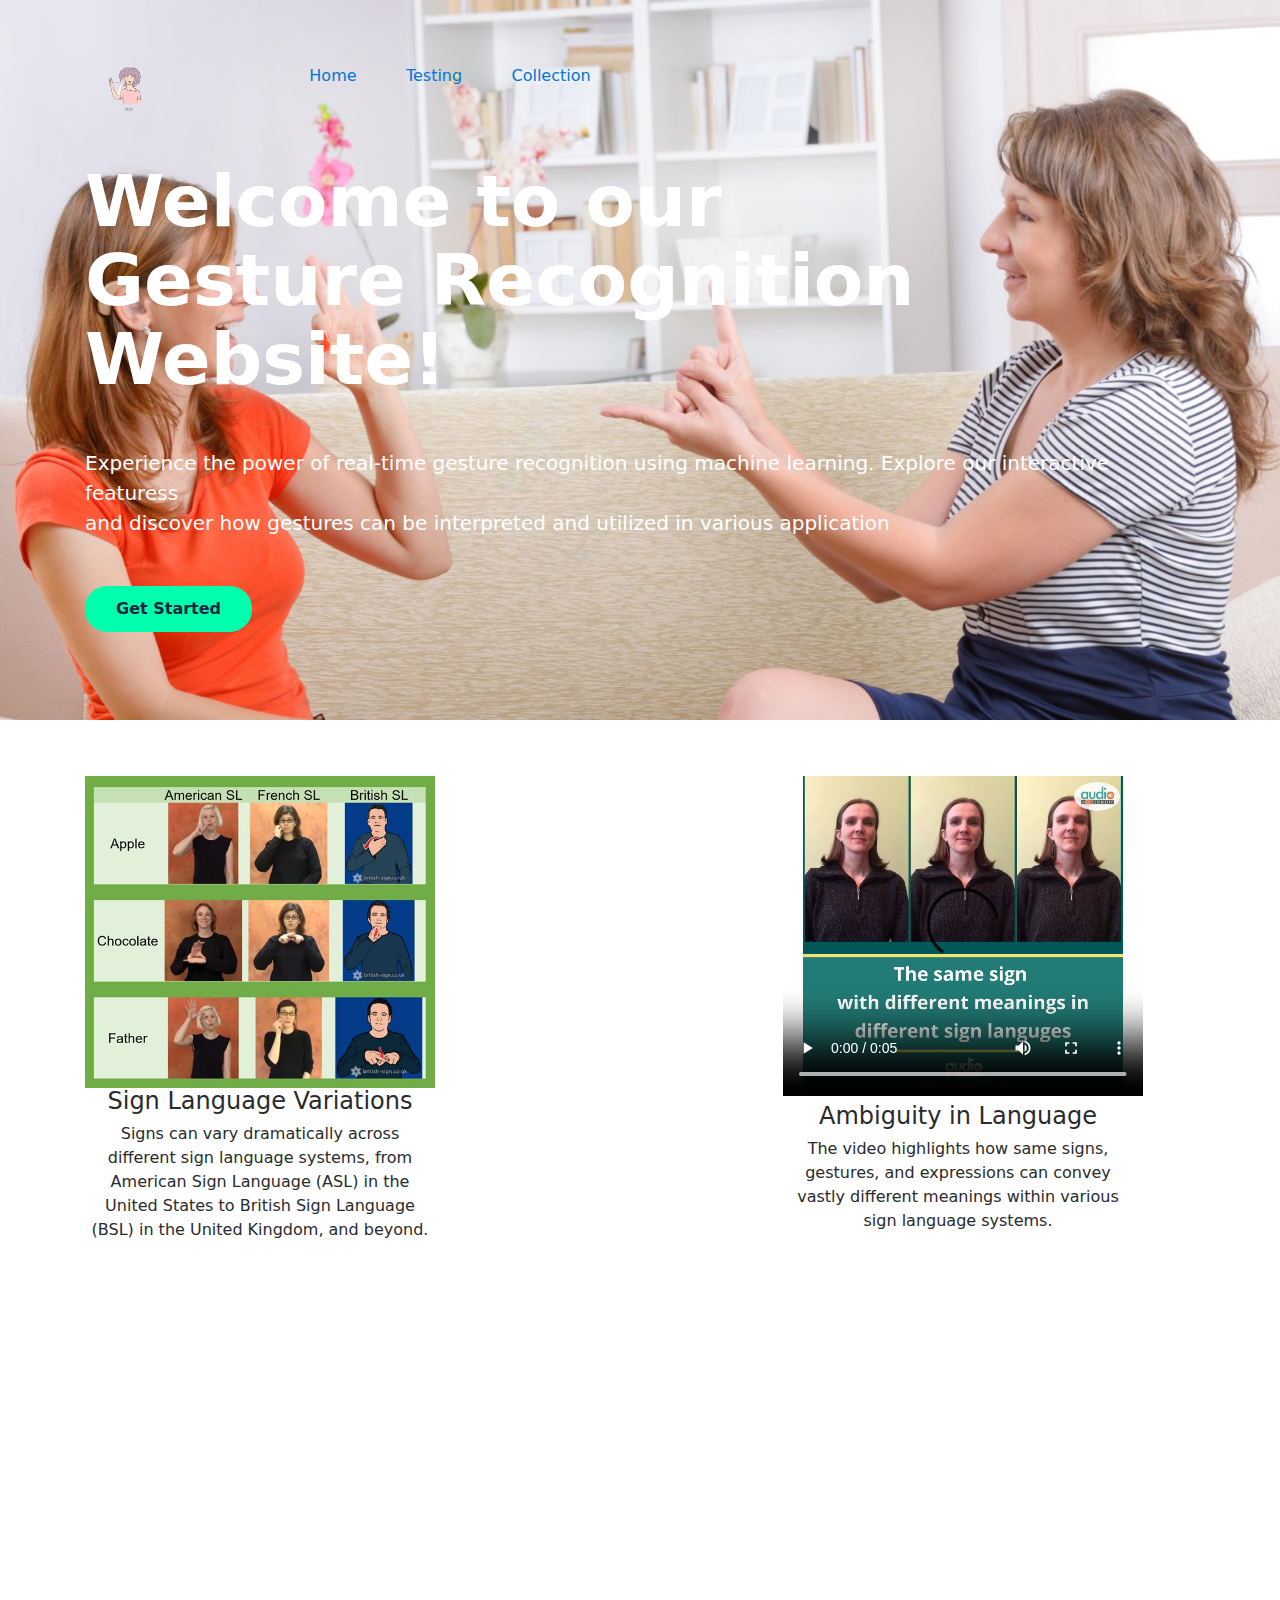
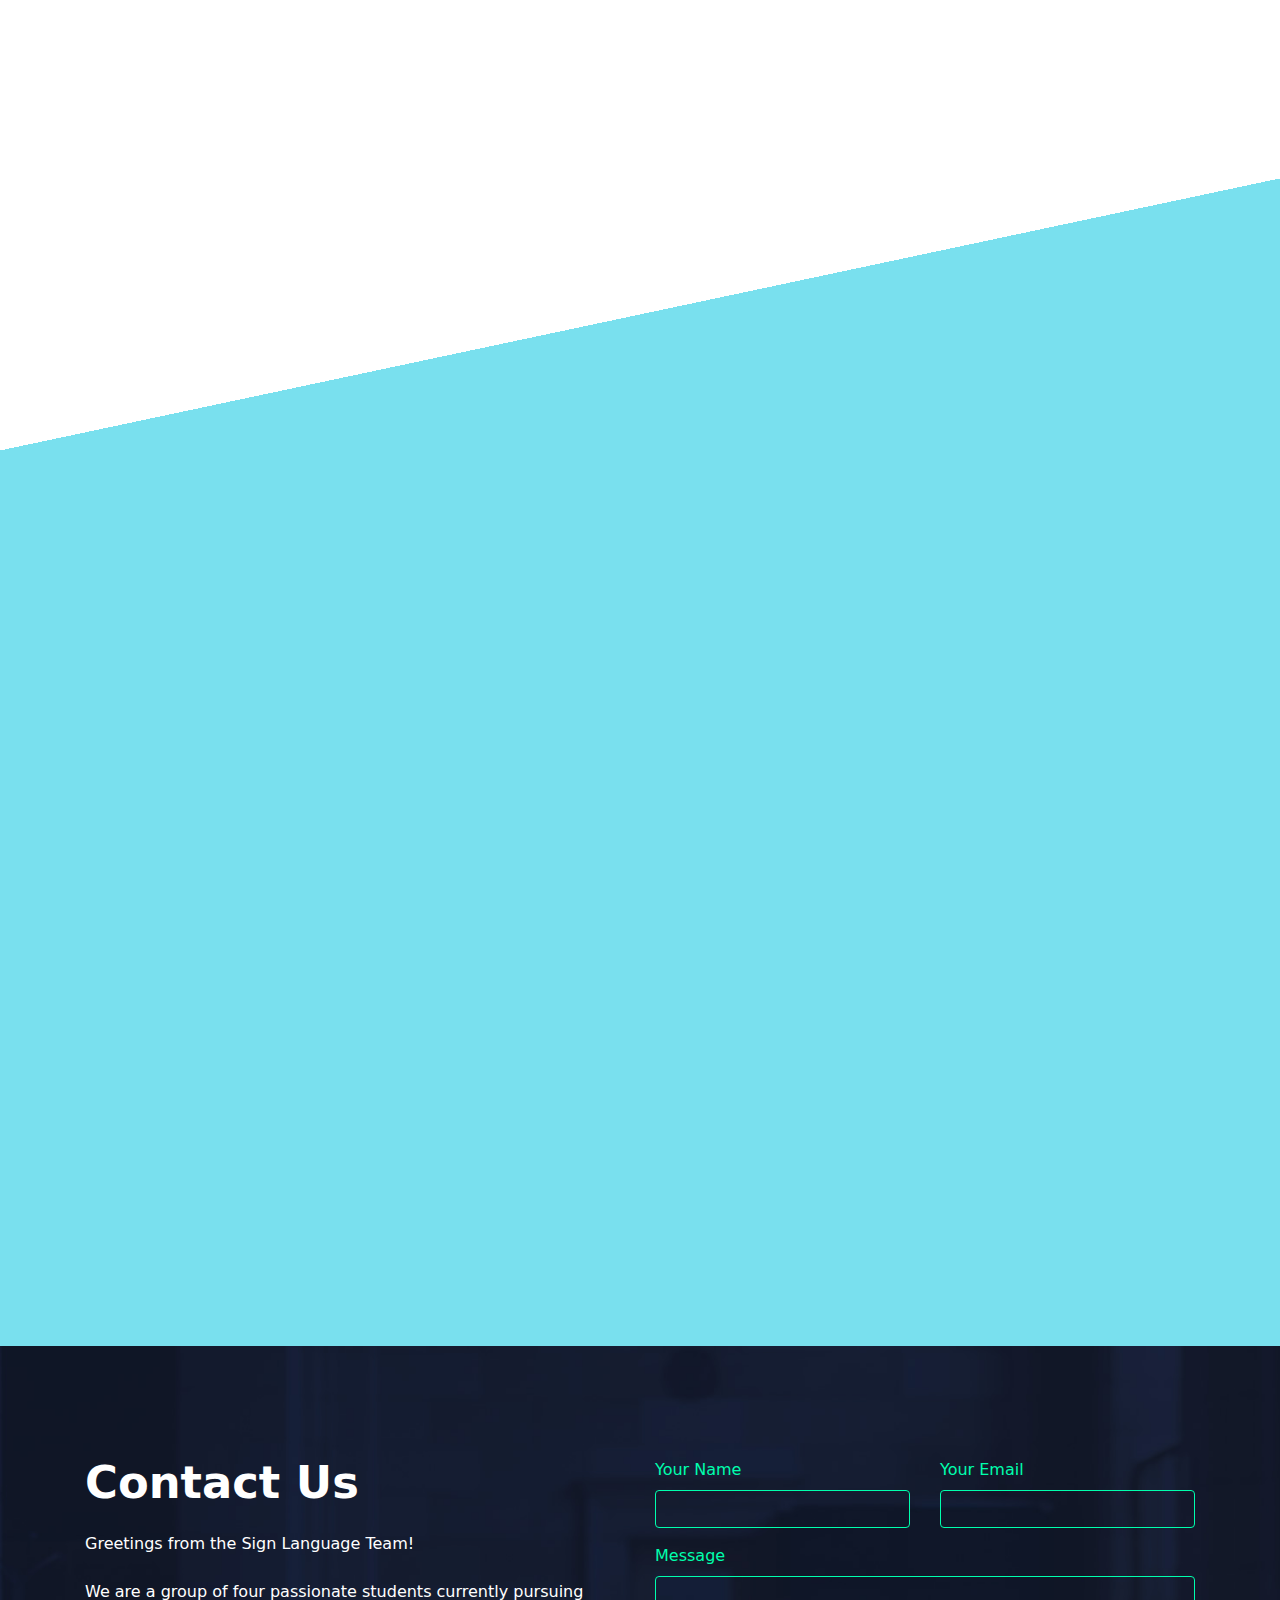
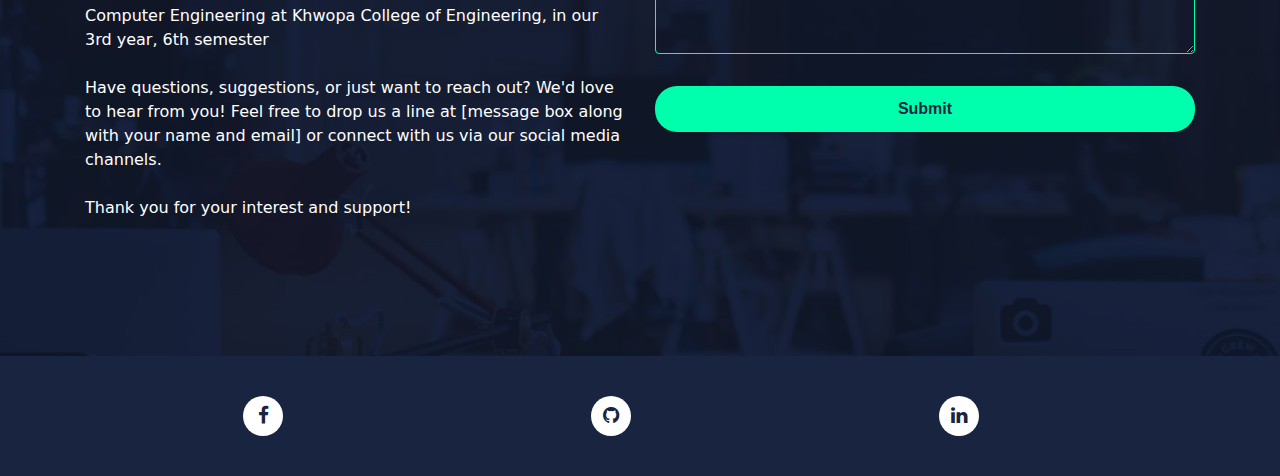
<file: index.html>
<!DOCTYPE html>
<html lang="zh-TW">
<head>
    <meta charset="UTF-8">
    <meta name="viewport" content="width=device-width, initial-scale=1, shrink-to-fit=no">
    <title>Hand Gesture Recognition</title>
    <meta name="description" content="Free bootstrap template Atlas">
    <link rel="icon" href="img/favicon.png" sizes="32x32" type="image/png">
    <!-- custom.css -->
    <link rel="stylesheet" href="css/custom.css">
    <!-- bootstrap.min.css -->
    <link rel="stylesheet" href="css/bootstrap.min.css">
	<!-- font-awesome -->
    <link rel="stylesheet" href="font-awesome-4.7.0/css/font-awesome.min.css">
    
    <!-- AOS -->
    <link rel="stylesheet" href="css/aos.css">
</head>

<body>
    <!-- banner -->
    <div class="jumbotron jumbotron-fluid" id="banner" style="background-image: url(img/sign-language-speakers.jpg);">
        <div class="container text-center text-md-left">
            <header>
                <div class="row justify-content-between">
                    <div class="col-2">
                        <img src="img/KCHH-sign-language-hello-removebg-preview.png" alt="logo">
                    </div>
                    <a href="index.html">Home</a>
                    <a href="testing.html">Testing</a>
                    <a href="collection.html">Collection</a>
                    <div class="col-6 align-self-center text-right">
                        
                    </div>
                </div>
            </header>
            <h1 data-aos="fade" data-aos-easing="linear" data-aos-duration="1000" data-aos-once="true" class="display-3 text-white font-weight-bold my-5">
            	Welcome to our<br>
            	Gesture Recognition Website! 
            </h1>
            <p data-aos="fade" data-aos-easing="linear" data-aos-duration="1000" data-aos-once="true" class="lead text-white my-4">
                Experience the power of real-time gesture recognition using machine learning. Explore our interactive featuress
                <br>  and discover how gestures can be interpreted and utilized in various application
            </p>
            <a href="#" data-aos="fade" data-aos-easing="linear" data-aos-duration="1000" data-aos-once="true" class="btn my-4 font-weight-bold atlas-cta cta-green">Get Started</a>
        </div>
    </div>
    <!-- three-blcok -->
    <div class="container my-5 py-2">
        <!-- <h2 class="text-center font-weight-bold my-5">Smartest protection for your site</h2> -->
        <div class="row">
            <div data-aos="fade-up" data-aos-delay="0" data-aos-duration="1000" data-aos-once="true" class="col-md-4 text-center">
                <img src="img/different.jpg" alt="Anti-spam" class="mx-auto">
                <h4>Sign Language Variations</h4>
                <p>Signs can vary dramatically across different sign language systems, from American Sign 
                    Language (ASL) in the United States to British Sign Language (BSL) in the United Kingdom, 
                    and beyond. </p>
            </div>
            <div data-aos="fade-up" data-aos-delay="200" data-aos-duration="1000" data-aos-once="true" class="col-md-4 text-center" style="right: -318px;">
                <video width="360" height="320" controls>
                    <source src="img/GChjTxm7dDjdj6sCALS6GN0VrOpCbmdjAAAF.mp4" type="video/mp4">
                  </video>
                <h4>Ambiguity in Language</h4>
                <p>The video highlights how same signs, gestures, and expressions can convey vastly different meanings 
                    within various sign language systems.</p>
            </div>
        </div>
    </div>
    <!-- feature (skew background) -->
    <div class="jumbotron jumbotron-fluid feature" id="feature-first">
        <div class="container my-5">
            <div class="row justify-content-between text-center text-md-left">
                <div data-aos="fade-right" data-aos-duration="1000" data-aos-once="true" class="col-md-6">
                    <h2 class="font-weight-bold">WHO: 1 in 4 people projected to have hearing problems by 2050</h2>
                    <p class="my-4">Nearly 2.5 billion people worldwide ─ or 1 in 4 people ─ will be living with some degree of hearing loss by 2050, warns the World Health Organization’s (WHO) first World Report on Hearing, released today. At least 700 million of these people will require access to ear and hearing care and other rehabilitation services unless action is taken.

                        "Our ability to hear is precious. Untreated hearing loss can have a devastating impact on people’s ability to communicate, to study and to earn a living. It can also impact on people’s mental health and their ability to sustain relationships," said Dr Tedros Adhanom Ghebreyesus, WHO Director-General. “This new report outlines the scale of the problem, but also offers solutions in the form of evidence-based interventions that we encourage all countries to integrate into their health systems as part of their journey towards universal health coverage.”
                        
                        The report, launched ahead of World Hearing Day on 3 March, underlines the need to rapidly step up efforts to prevent and address hearing loss by investing and expanding access to ear and hearing care services. Investment in ear and hearing care has been shown to be cost-effective: WHO calculates that governments can expect a return of nearly US$ 16 for every US$ 1 invested.</p>
                    <a href="https://www.who.int/news/item/02-03-2021-who-1-in-4-people-projected-to-have-hearing-problems-by-2050" class="btn my-4 font-weight-bold atlas-cta cta-blue" target="_blank">Learn More</a>
                </div>
                <div data-aos="fade-left" data-aos-duration="1000" data-aos-once="true" class="col-md-6 align-self-center">
                    <img src="img/hearing.jpg" alt="Take a look inside" class="mx-auto d-block">
                </div>
            </div>
        </div>
    </div>
    <!-- feature (green background) -->
    <div class="jumbotron jumbotron-fluid feature" id="feature-last">
        <div class="container">
            <div class="row justify-content-between text-center text-md-left">
                <div data-aos="fade-left" data-aos-duration="1000" data-aos-once="true" class="col-md-6 flex-md-last">
                    <h2 class="font-weight-bold">Engaging in American Sign Language Communication</h2>
                    <p class="my-4">
                        In this video, two individuals engage in a vibrant exchange using American Sign Language (ASL). 
                        ASL, a visual language, serves as the primary means of communication for Deaf and hard of hearing individuals within the Deaf community.
                        Whether discussing everyday topics, sharing stories, or expressing emotions, the video celebrates the power of ASL as a vibrant mode of communication that 
                        fosters connection, understanding, and inclusivity within the Deaf community and beyond.
                    </p>
                    <!-- <a href="#" class="btn my-4 font-weight-bold atlas-cta cta-blue">Learn More</a> -->
                </div>
                <div data-aos="fade-right" data-aos-duration="1000" data-aos-once="true" class="col-md-6 align-self-center flex-md-first">
                    <!-- <img src="img/feature-2.png" alt="Safe and reliable" class="mx-auto d-block"> -->
                    <video width="600" height="340" controls style="top: -8px; position: relative; left: -80px;">
                        <source src="img/Basic_ASL_Conversation.mp4" type="video/mp4">
                      </video>
                      
                </div>
            </div>
        </div>
    </div>
    <!-- contact -->
    <div class="jumbotron jumbotron-fluid" id="contact" style="background-image: url(img/contact-bk.jpg);">
        <div class="container my-5">
            <div class="row justify-content-between">
                <div class="col-md-6 text-white">
                    <h2 class="font-weight-bold">Contact Us</h2>
                    <p class="my-4">
                        Greetings from the Sign Language Team! <br><br>

We are a group of four passionate students currently pursuing Computer Engineering at Khwopa College of Engineering, in our 3rd year, 6th semester <br><br>

Have questions, suggestions, or just want to reach out? We'd love to hear from you! Feel free to drop us a line at [message box along with your name and email] or connect with us via our social media channels. <br><br>

Thank you for your interest and support!
                    </p>
                </div>
                <div class="col-md-6">
                    <form>
                    	<div class="row">
	                        <div class="form-group col-md-6">
	                            <label for="name">Your Name</label>
	                            <input type="name" class="form-control" id="name">
	                        </div>
	                        <div class="form-group col-md-6">
	                            <label for="Email">Your Email</label>
	                            <input type="email" class="form-control" id="Email">
	                        </div>
	                    </div>
	                    <div class="form-group">
	                        <label for="message">Message</label>
	                        <textarea class="form-control" id="message" rows="3"></textarea>
	                    </div>
                        <button type="submit" class="btn font-weight-bold atlas-cta atlas-cta-wide cta-green my-3">Submit</button>
                    </form>
                </div>
            </div>
        </div>
    </div>

	<!-- copyright -->
    <div class="jumbotron jumbotron-fluid" id="copyright">
        <div class="container">
            <div class="row justify-content-between">
                <div class="col-md-6 align-self-center text-center text-md-right my-2" id="social-media">
                    <div class="dropdown">
                        <a href="#" class="d-inline-block text-center ml-2">
                            <i class="fa fa-facebook" aria-hidden="true"></i>
                        </a>
                        <div class="dropdown-content">
                            <a href="https://www.facebook.com/nimesh.stha.75" class="link" target="_blank">Nimesh</a>
                            <a href="https://www.facebook.com/aadih.prazapati" class="link" target="_blank">Adish</a>
                            <a href="https://www.facebook.com/kusan.shrestha.9" class="link" target="_blank">Kusan</a>
                            <a href="https://www.facebook.com/simal.shakha.5" class="link" target="_blank">Simal</a>
                        </div>
                    </div>
                    <div class="dropdown">
                        <a href="#" class="d-inline-block text-center ml-2">
                            <i class="fa fa-github" aria-hidden="true"></i>
                        </a>
                        <div class="dropdown-content">
                            <a href="https://github.com/nimesh69" class="link" target="_blank">Nimesh</a>
                            <a href="https://github.com/aadish-praz" class="link" target="_blank">Adish</a>
                            <a href="https://github.com/KhamuKusan7" class="link" target="_blank">Kusan</a>
                            <a href="https://github.com/simalshakha" class="link" target="_blank">Simal</a>
                        </div>
                    </div>
                    <div class="dropdown">
                        <a href="#" class="d-inline-block text-center ml-2">
                            <i class="fa fa-linkedin" aria-hidden="true"></i>
                        </a>
                        <div class="dropdown-content">
                            <a href="https://www.linkedin.com/in/nimesh-shrestha-b22057206/" class="link" target="_blank">Nimesh</a>
                            <a href="linkedin_link2" class="link" target="_blank">Adish</a>
                            <a href="linkedin_link3" class="link" target="_blank">Kusan</a>
                            <a href="linkedin_link4" class="link" target="_blank">Simal</a>
                        </div>
                    </div>
                </div>
            </div>
        </div>
    </div>

    
    <!-- AOS -->
    <script src="js/aos.js"></script>
    <script>
      AOS.init({
      });
    </script>
</body>

</html>
</file>
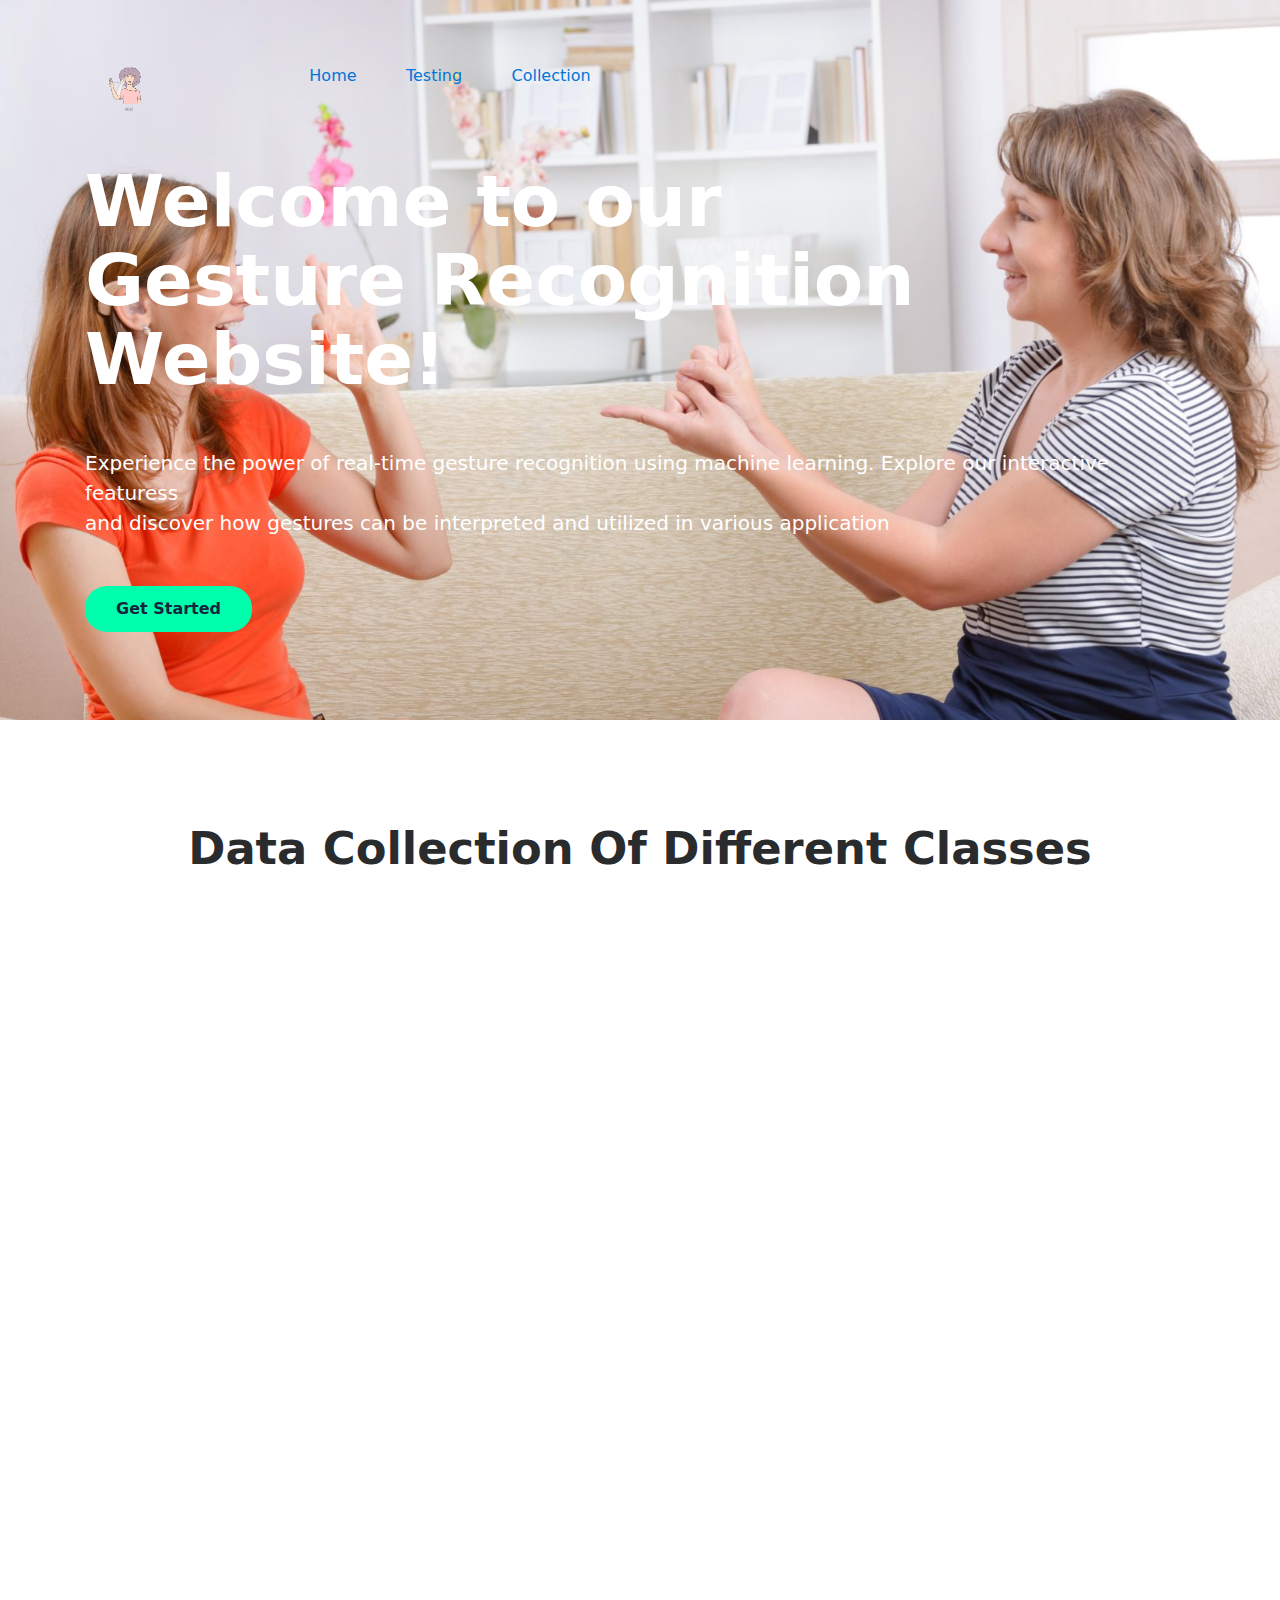
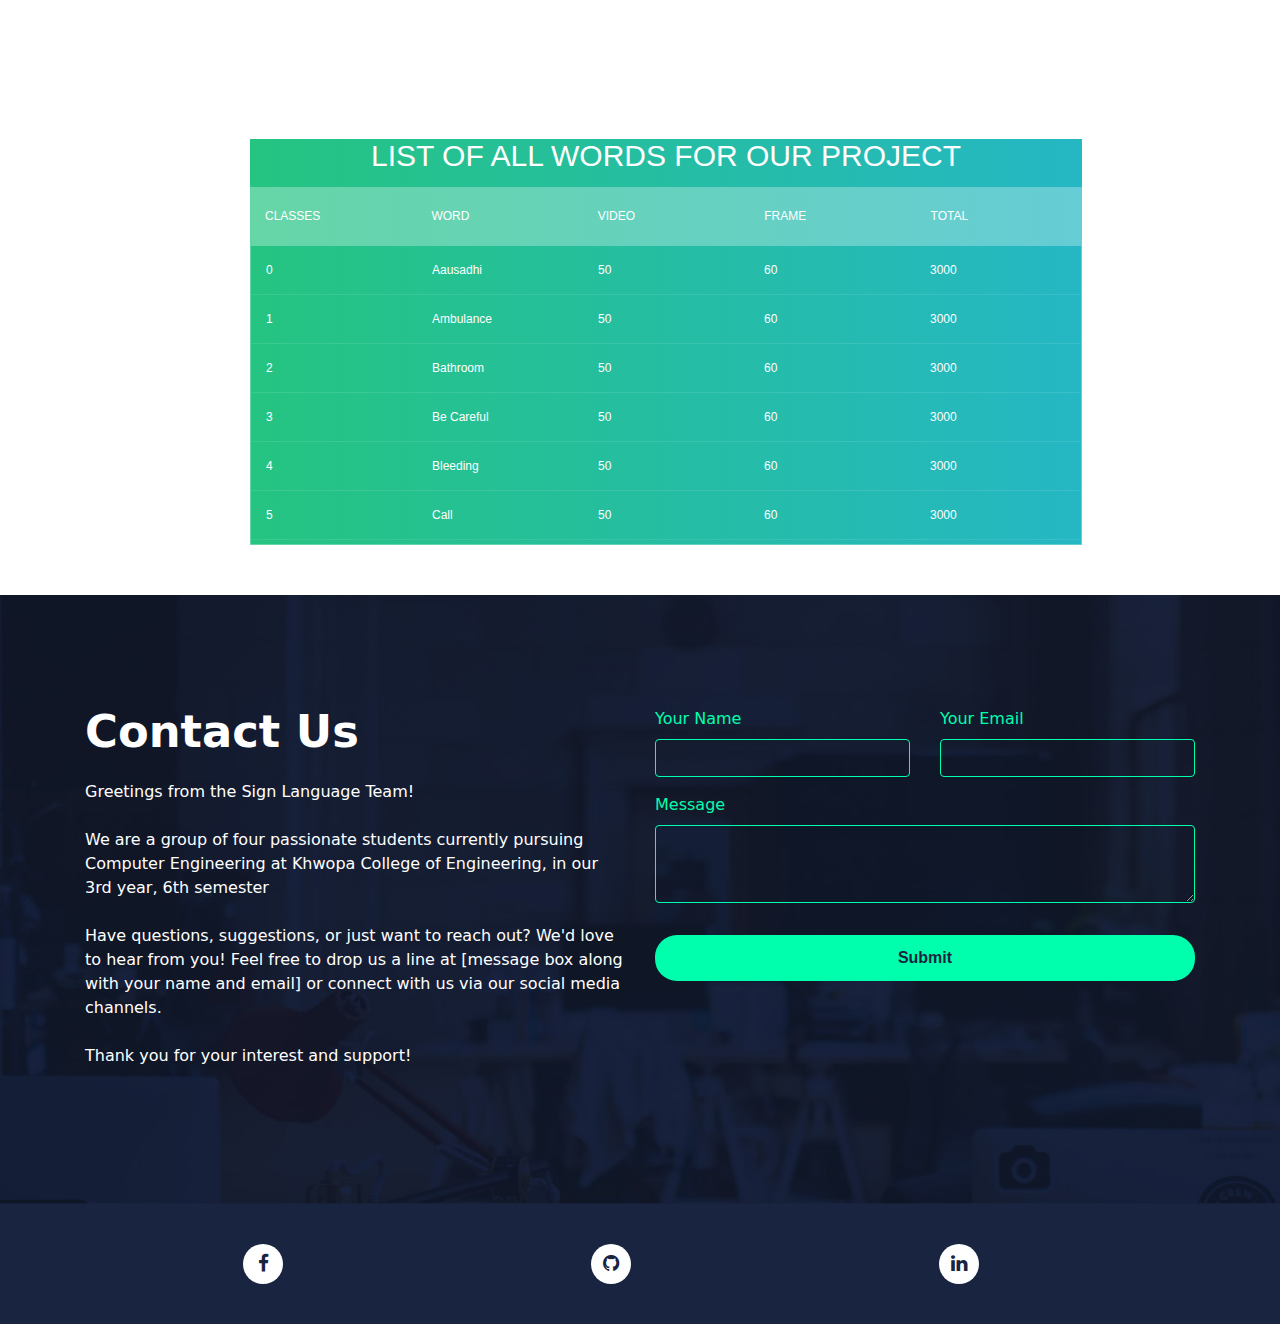
<file: collection.html>
<!DOCTYPE html>
<html lang="zh-TW">
<head>
    <meta charset="UTF-8">
    <meta name="viewport" content="width=device-width, initial-scale=1, shrink-to-fit=no">
    <title>Hand Gesture Recognition</title>
    <meta name="description" content="Free bootstrap template Atlas">
    <link rel="icon" href="img/favicon.png" sizes="32x32" type="image/png">
    <!-- custom.css -->
    <link rel="stylesheet" href="css/custom.css">
    <!-- bootstrap.min.css -->
    <link rel="stylesheet" href="css/bootstrap.min.css">
	<!-- font-awesome -->
    <link rel="stylesheet" href="font-awesome-4.7.0/css/font-awesome.min.css">
    
    <!-- AOS -->
    <link rel="stylesheet" href="css/aos.css">
    <link rel="stylesheet" href="css/coll.css">
</head>

<body>
    <!-- banner -->
    <div class="jumbotron jumbotron-fluid" id="banner" style="background-image: url(img/sign-language-speakers.jpg);">
        <div class="container text-center text-md-left">
            <header>
                <div class="row justify-content-between">
                    <div class="col-2">
                        <img src="img/KCHH-sign-language-hello-removebg-preview.png" alt="logo">
                    </div>
                    <a href="index.html">Home</a>
                    <a href="testing.html">Testing</a>
                    <a href="collection.html">Collection</a>
                    
                    <div class="col-6 align-self-center text-right">
                        
                    </div>
                </div>
            </header>
            <h1 data-aos="fade" data-aos-easing="linear" data-aos-duration="1000" data-aos-once="true" class="display-3 text-white font-weight-bold my-5">
            	Welcome to our<br>
            	Gesture Recognition Website! 
            </h1>
            <p data-aos="fade" data-aos-easing="linear" data-aos-duration="1000" data-aos-once="true" class="lead text-white my-4">
                Experience the power of real-time gesture recognition using machine learning. Explore our interactive featuress
                <br>  and discover how gestures can be interpreted and utilized in various application
            </p>
            <a href="#" data-aos="fade" data-aos-easing="linear" data-aos-duration="1000" data-aos-once="true" class="btn my-4 font-weight-bold atlas-cta cta-green">Get Started</a>
        </div>
    </div>
    <!-- three-blcok -->
    <div class="container my-5 py-2">
        <h2 class="text-center font-weight-bold my-5">Data Collection Of Different Classes</h2>
        <div class="row">
            <div data-aos="fade-up" data-aos-delay="0" data-aos-duration="1000" data-aos-once="true" class="col-md-4 text-center">
                <img src="img/nimesh.png" alt="Anti-spam" class="mx-auto">
                <h4>Be Careful</h4>
                <p>Data Collection of Be Careful</p>
            </div>
            <div data-aos="fade-up" data-aos-delay="200" data-aos-duration="1000" data-aos-once="true" class="col-md-4 text-center">
                <img src="img/adish.png" alt="Phishing Detect" class="mx-auto">
                <h4>Please</h4>
                <p>Data Collection of Please</p>
            </div>
            <div data-aos="fade-up" data-aos-delay="400" data-aos-duration="1000" data-aos-once="true" class="col-md-4 text-center">
                <img src="img/simal.png" alt="Smart Scan" class="mx-auto">
                <h4>Aausadhi</h4>
                <p>Data Collection of Aausadhi</p>
            </div>
            <div data-aos="fade-up" data-aos-delay="400" data-aos-duration="1000" data-aos-once="true" class="col-md-4 text-center">
                <img src="img/kusan.png" alt="Smart Scan" class="mx-auto">
                <h4>Call</h4>
                <p>Data Collection of Call</p>
            </div>
            <div data-aos="fade-up" data-aos-delay="400" data-aos-duration="1000" data-aos-once="true" class="col-md-4 text-center">
                <img src="img/relax.png" alt="Smart Scan" class="mx-auto">
                <h4>Relax</h4>
                <p>Data Collection of Relax</p>
            </div>
            <div data-aos="fade-up" data-aos-delay="400" data-aos-duration="1000" data-aos-once="true" class="col-md-4 text-center">
                <img src="img/yes.png" alt="Smart Scan" class="mx-auto">
                <h4>Yes</h4>
                <p>Data Collection of Yes</p>
            </div>
            <div data-aos="fade-up" data-aos-delay="400" data-aos-duration="1000" data-aos-once="true" class="col-md-4 text-center">
                <img src="img/happy.png" alt="Smart Scan" class="mx-auto">
                <h4>Happy</h4>
                <p>Data Collection of Happy</p>
            </div>
            <div data-aos="fade-up" data-aos-delay="400" data-aos-duration="1000" data-aos-once="true" class="col-md-4 text-center">
                <img src="img/firstaid.png" alt="Smart Scan" class="mx-auto">
                <h4>First Aid</h4>
                <p>Data Collection of First Aid</p>
            </div>
            <div data-aos="fade-up" data-aos-delay="400" data-aos-duration="1000" data-aos-once="true" class="col-md-4 text-center">
                <img src="img/name.png" alt="Smart Scan" class="mx-auto">
                <h4>Name</h4>
                <p>Data Collection of Name</p>
            </div>
        </div>
    </div>
    <section class="tables" style="  position: relative;
    left: 200px;
    width: 65%;">
        <!--for demo wrap-->
        <h1 class="list_of_tables">List of all words for our project</h1>
        <div class="tbl-header">
          <table cellpadding="0" cellspacing="0" border="0">
            <thead>
              <tr>
                <th>Classes</th>
                <th>Word</th>
                <th>Video</th>
                <th>Frame</th>
                <th>Total</th>
              </tr>
            </thead>
          </table>
        </div>
        <div class="tbl-content">
          <table cellpadding="0" cellspacing="0" border="0">
            <tbody>
              <tr>
                <td>0</td>
                <td>Aausadhi</td>
                <td>50</td>
                <td>60</td>
                <td>3000</td>
              </tr>
              <tr>
                <td>1</td>
                <td>Ambulance</td>
                <td>50</td>
                <td>60</td>
                <td>3000</td>
              </tr>
              <tr>
                <td>2</td>
                <td>Bathroom</td>
                <td>50</td>
                <td>60</td>
                <td>3000</td>
              </tr>
              <tr>
                <td>3</td>
                <td>Be Careful</td>
                <td>50</td>
                <td>60</td>
                <td>3000</td>
              </tr>
              <tr>
                <td>4</td>
                <td>Bleeding</td>
                <td>50</td>
                <td>60</td>
                <td>3000</td>
              </tr>
              <tr>
                <td>5</td>
                <td>Call</td>
                <td>50</td>
                <td>60</td>
                <td>3000</td>
              </tr>
              <tr>
                <td>6</td>
                <td>Dhanebad</td>
                <td>50</td>
                <td>60</td>
                <td>3000</td>
              </tr>
              <tr>
                <td>7</td>
                <td>Doctor</td>
                <td>50</td>
                <td>60</td>
                <td>3000</td>
              </tr>
              <tr>
                <td>8</td>
                <td>Don't Understand</td>
                <td>50</td>
                <td>60</td>
                <td>3000</td>
              </tr>
              <tr>
                <td>9</td>
                <td>Eklopan</td>
                <td>50</td>
                <td>60</td>
                <td>3000</td>
              </tr>
              <tr>
                <td>10</td>
                <td>Emergency</td>
                <td>50</td>
                <td>60</td>
                <td>3000</td>
              </tr>
              <tr>
                <td>11</td>
                <td>Firstaid</td>
                <td>50</td>
                <td>60</td>
                <td>3000</td>
              </tr>
              <tr>
                <td>12</td>
                <td>Good Morning</td>
                <td>50</td>
                <td>60</td>
                <td>3000</td>
              </tr>
              <tr>
                <td>13</td>
                <td>Happy</td>
                <td>50</td>
                <td>60</td>
                <td>3000</td>
              </tr>
              <tr>
                <td>14</td>
                <td>Heart_attack</td>
                <td>50</td>
                <td>60</td>
                <td>3000</td>
              </tr>
              <tr>
                <td>15</td>
                <td>Hello</td>
                <td>50</td>
                <td>60</td>
                <td>3000</td>
              </tr>
              <tr>
                <td>16</td>
                <td>Help</td>
                <td>50</td>
                <td>60</td>
                <td>3000</td>
              </tr>
              <tr>
                <td>17</td>
                <td>Hospital</td>
                <td>50</td>
                <td>60</td>
                <td>3000</td>
              </tr>
              <tr>
                <td>18</td>
                <td>Name</td>
                <td>50</td>
                <td>60</td>
                <td>3000</td>
              </tr>
              <tr>
                <td>19</td>
                <td>Need</td>
                <td>50</td>
                <td>60</td>
                <td>3000</td>
              </tr>
              <tr>
                <td>20</td>
                <td>Nice To Meet You</td>
                <td>50</td>
                <td>60</td>
                <td>3000</td>
              </tr>
              <tr>
                <td>21</td>
                <td>Oxygen</td>
                <td>50</td>
                <td>60</td>
                <td>3000</td>
              </tr>
              <tr>
                <td>22</td>
                <td>Pain</td>
                <td>50</td>
                <td>60</td>
                <td>3000</td>
              </tr>
              <tr>
                <td>23</td>
                <td>Please</td>
                <td>50</td>
                <td>60</td>
                <td>3000</td>
              </tr>
              <tr>
                <td>24</td>
                <td>Police</td>
                <td>50</td>
                <td>60</td>
                <td>3000</td>
              </tr>
              <tr>
                <td>25</td>
                <td>Relax</td>
                <td>50</td>
                <td>60</td>
                <td>3000</td>
              </tr>
              <tr>
                <td>26</td>
                <td>Sign</td>
                <td>50</td>
                <td>60</td>
                <td>3000</td>
              </tr>
              <tr>
                <td>27</td>
                <td>Slowly</td>
                <td>50</td>
                <td>60</td>
                <td>3000</td>
              </tr>
              <tr>
                <td>28</td>
                <td>Sorry</td>
                <td>50</td>
                <td>60</td>
                <td>3000</td>
              </tr>
              <tr>
                <td>29</td>
                <td>What</td>
                <td>50</td>
                <td>60</td>
                <td>3000</td>
              </tr>
              <tr>
                <td>30</td>
                <td>Yes</td>
                <td>50</td>
                <td>60</td>
                <td>3000</td>
              </tr>
              <tr>
                <td>31</td>
                <td>You</td>
                <td>50</td>
                <td>60</td>
                <td>3000</td>
              </tr>
            </tbody>
          </table>
        </div>
      </section>
    <!-- contact -->
    <div class="jumbotron jumbotron-fluid" id="contact" style="background-image: url(img/contact-bk.jpg);">
        <div class="container my-5">
            <div class="row justify-content-between">
                <div class="col-md-6 text-white">
                    <h2 class="font-weight-bold">Contact Us</h2>
                    <p class="my-4">
                        Greetings from the Sign Language Team! <br><br>

We are a group of four passionate students currently pursuing Computer Engineering at Khwopa College of Engineering, in our 3rd year, 6th semester <br><br>

Have questions, suggestions, or just want to reach out? We'd love to hear from you! Feel free to drop us a line at [message box along with your name and email] or connect with us via our social media channels. <br><br>

Thank you for your interest and support!
                    </p>
                </div>
                <div class="col-md-6">
                    <form>
                    	<div class="row">
	                        <div class="form-group col-md-6">
	                            <label for="name">Your Name</label>
	                            <input type="name" class="form-control" id="name">
	                        </div>
	                        <div class="form-group col-md-6">
	                            <label for="Email">Your Email</label>
	                            <input type="email" class="form-control" id="Email">
	                        </div>
	                    </div>
	                    <div class="form-group">
	                        <label for="message">Message</label>
	                        <textarea class="form-control" id="message" rows="3"></textarea>
	                    </div>
                        <button type="submit" class="btn font-weight-bold atlas-cta atlas-cta-wide cta-green my-3">Submit</button>
                    </form>
                </div>
            </div>
        </div>
    </div>
	<!-- copyright -->
  <div class="jumbotron jumbotron-fluid" id="copyright">
    <div class="container">
        <div class="row justify-content-between">
            <div class="col-md-6 align-self-center text-center text-md-right my-2" id="social-media">
                <div class="dropdown">
                    <a href="#" class="d-inline-block text-center ml-2">
                        <i class="fa fa-facebook" aria-hidden="true"></i>
                    </a>
                    <div class="dropdown-content">
                        <a href="https://www.facebook.com/nimesh.stha.75" class="link" target="_blank">Nimesh</a>
                        <a href="https://www.facebook.com/aadih.prazapati" class="link" target="_blank">Adish</a>
                        <a href="https://www.facebook.com/kusan.shrestha.9" class="link" target="_blank">Kusan</a>
                        <a href="https://www.facebook.com/simal.shakha.5" class="link" target="_blank">Simal</a>
                    </div>
                </div>
                <div class="dropdown">
                    <a href="#" class="d-inline-block text-center ml-2">
                        <i class="fa fa-github" aria-hidden="true"></i>
                    </a>
                    <div class="dropdown-content">
                        <a href="https://github.com/nimesh69" class="link" target="_blank">Nimesh</a>
                        <a href="https://github.com/aadish-praz" class="link" target="_blank">Adish</a>
                        <a href="https://github.com/KhamuKusan7" class="link" target="_blank">Kusan</a>
                        <a href="https://github.com/simalshakha" class="link" target="_blank">Simal</a>
                    </div>
                </div>
                <div class="dropdown">
                    <a href="#" class="d-inline-block text-center ml-2">
                        <i class="fa fa-linkedin" aria-hidden="true"></i>
                    </a>
                    <div class="dropdown-content">
                        <a href="https://www.linkedin.com/in/nimesh-shrestha-b22057206/" class="link" target="_blank">Nimesh</a>
                        <a href="linkedin_link2" class="link" target="_blank">Adish</a>
                        <a href="linkedin_link3" class="link" target="_blank">Kusan</a>
                        <a href="linkedin_link4" class="link" target="_blank">Simal</a>
                    </div>
                </div>
            </div>
        </div>
    </div>
</div>
    <!-- AOS -->
    <script src="js/aos.js"></script>
    <script>
      AOS.init({
      });
    </script>
</body>

</html>
</file>
<file: css/custom.css>
/********** common setting **********/
h2 {
    font-size: 2.8rem !important;
    font-weight: 700;
}

img {
    display: block;
    max-width: 100%;
}
a,
button {
    text-decoration: none !important;;
    cursor: pointer;
}

.jumbotron {
    margin-bottom: 0 !important;
}

.atlas-cta {
    border-radius: 22px !important;
    padding: 12px 30px !important;
    font-weight: 700;
    transition: .3s ease-in-out !important;
}

.atlas-cta:hover {
    text-decoration: none;
    transform: translateY(-5px);
}

.atlas-cta-wide {
    width: 100%;
}

.cta-green {
    background: #00FFAD;
    color: #192440;
}

.cta-green:hover {
    color: #ffffff;
    background: #00e69c;
}

.cta-blue {
    background: #192440;
    color: #ffffff;
}

.cta-blue:hover {
    color: #ffffff;
    background: #121a2e;
}

.cta-ghost {
    border: 2px solid #192440 !important;
    color: #192440;
}

.cta-ghost:hover {
    color: #ffffff;
    background: #121a2e;
}

#banner {
    background-size: cover;
}

/********** banner **********/
#banner header {
    overflow: hidden;
}

#banner header img {
    max-width: 80px;
}

/********** feature (skew background) **********/
.feature img {
    width: 100%;
    max-width: 480px;
}

#feature-first {
    background: linear-gradient(168deg, #ffffff 55%, #79E0EE 0);
}

#feature-last {
    background: #79E0EE
}

/********** price table **********/
#price-table {
    padding-top: 4rem !important;
    padding-bottom: 4rem !important;
}

#price-table__premium {
    background: #192440;
    color: #ffffff;
}

#price-table ul li {
    padding: 5px 0;
}

/********** contact **********/
#contact {
    background-size: cover;
}

#contact ul li {
    padding: 3px 0;
}

#contact form {
    color: #00FFAD;
}

#contact form input,
#contact form textarea {
    background: transparent;
    border: 1px solid #00FFAD;
    color: #ffffff;
}

/********** copyright **********/
#copyright {
    background: #192440;
    padding: 2rem 3rem;
}

/* #copyright #social-media a {
    width: 40px;
    height: 40px;
    border-radius: 99%;
    background: #ffffff;
    transition: .4s ease;
} */

#copyright #social-media a i {
    color: #192440;
    font-size: 1.2rem;
    line-height: 40px;
    width: 40px;
    height: 40px;
    border-radius: 99%;
    background: #ffffff;
    transition: .4s ease;
}

#copyright #social-media a:hover {
    background-color: #192440;
}

#copyright #social-media a:hover i {
    color: #ffffff;
}

.fa {
    font-size: 24px;
    color: #333;
    transition: all 0.3s ease;
    cursor: pointer;
}
.fa:hover {
    color: rgb(0, 0, 0); 
    /* background-color: #00e69c; */
}
.dropdown-content {
    display: none;
    position: absolute;
    background-color: #192440;
    min-width: 350px;
    /* box-shadow: 0 8px 16px 0 rgba(0,0,0,0.2); */
    padding-left: 45px;
    z-index: 1;
}
.dropdown:hover .dropdown-content {
    /* display: block; */
    display:flex;
    flex-direction: row;
}
#social-media {
    display: flex;
    align-items: center;
    
}
.dropdown {
    margin-left: 150px; /* Adjust this value for the gap between icons */
    margin-right: 150px; /* Adjust this value for the gap between icons */
    position: relative;
}
.dropdown-content a {
    display: block;
    /* margin-left: 20px; Adjust this value for the gap between icons */
    margin-right: 35px; /* Adjust this value for the gap between icons */
    color: #fdfdfd;
}
.dropdown-content a:hover {
    color: rgb(255, 255, 255); /* Change color on hover as desired */
}
/********** RWD **********/
@media (max-width: 575px) {
    #banner h1 {
        font-size: 3.6rem;
    }
}
</file>
<file: css/coll.css>
.list_of_tables{
    font-size: 30px;
    color: #fff;
    text-transform: uppercase;
    font-weight: 300;
    text-align: center;
    margin-bottom: 15px;
  }
  table{
    width:100%;
    table-layout: fixed;
  }
  .tbl-header{
    background-color: rgba(255,255,255,0.3);
   }
  .tbl-content{
    height:300px;
    overflow-x:auto;
    margin-top: 0px;
    border: 1px solid rgba(255,255,255,0.3);
  }
  th{
    padding: 20px 15px;
    text-align: left;
    font-weight: 500;
    font-size: 12px;
    color: #fff;
    text-transform: uppercase;
  }
  td{
    padding: 15px;
    text-align: left;
    vertical-align:middle;
    font-weight: 300;
    font-size: 12px;
    color: #fff;
    border-bottom: solid 1px rgba(255,255,255,0.1);
  }
  
  
  /* demo styles */
  
  @import url(https://fonts.googleapis.com/css?family=Roboto:400,500,300,700);
  .tables{
    background: -webkit-linear-gradient(left, #25c481, #25b7c4);
    background: linear-gradient(to right, #25c481, #25b7c4);
    font-family: 'Roboto', sans-serif;
  }
  section{
    margin: 50px;
  }
  
  
  /* follow me template */
  .made-with-love {
    margin-top: 40px;
    padding: 10px;
    clear: left;
    text-align: center;
    font-size: 10px;
    font-family: arial;
    color: #fff;
  }
  .made-with-love i {
    font-style: normal;
    color: #F50057;
    font-size: 14px;
    position: relative;
    top: 2px;
  }
  .made-with-love a {
    color: #fff;
    text-decoration: none;
  }
  .made-with-love a:hover {
    text-decoration: underline;
  }
  
  
  /* for custom scrollbar for webkit browser*/
  
  ::-webkit-scrollbar {
      width: 6px;
  } 
  ::-webkit-scrollbar-track {
      -webkit-box-shadow: inset 0 0 6px rgba(0,0,0,0.3); 
  } 
  ::-webkit-scrollbar-thumb {
      -webkit-box-shadow: inset 0 0 6px rgba(0,0,0,0.3); 
  }
</file>
